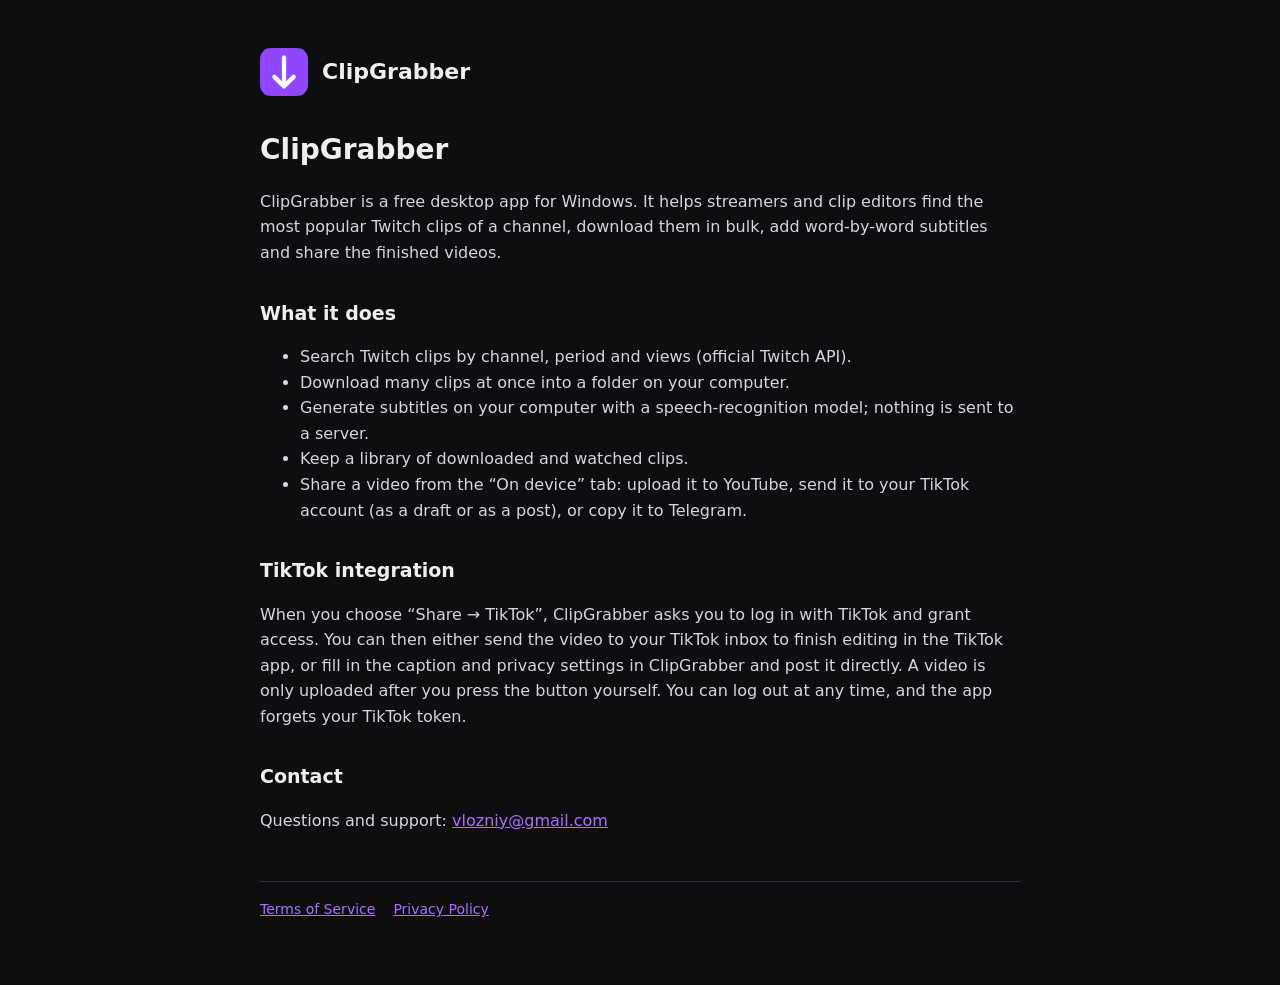
<file: index.html>
<!doctype html>
<html lang="en">
<head>
<meta charset="utf-8">
<meta name="viewport" content="width=device-width, initial-scale=1">
<title>ClipGrabber</title>
<link rel="stylesheet" href="style.css">
</head>
<body>
<main>
<header><img src="icon-1024.png" alt=""><a href="index.html">ClipGrabber</a></header>
<h1>ClipGrabber</h1>
<p>ClipGrabber is a free desktop app for Windows. It helps streamers and clip editors find
the most popular Twitch clips of a channel, download them in bulk, add word-by-word subtitles
and share the finished videos.</p>

<h2>What it does</h2>
<ul>
  <li>Search Twitch clips by channel, period and views (official Twitch API).</li>
  <li>Download many clips at once into a folder on your computer.</li>
  <li>Generate subtitles on your computer with a speech-recognition model; nothing is sent to a server.</li>
  <li>Keep a library of downloaded and watched clips.</li>
  <li>Share a video from the “On device” tab: upload it to YouTube, send it to your TikTok
      account (as a draft or as a post), or copy it to Telegram.</li>
</ul>

<h2>TikTok integration</h2>
<p>When you choose “Share → TikTok”, ClipGrabber asks you to log in with TikTok and grant
access. You can then either send the video to your TikTok inbox to finish editing in the TikTok
app, or fill in the caption and privacy settings in ClipGrabber and post it directly. A video is
only uploaded after you press the button yourself. You can log out at any time, and the app
forgets your TikTok token.</p>

<h2>Contact</h2>
<p>Questions and support: <a href="mailto:vlozniy@gmail.com">vlozniy@gmail.com</a></p>

<nav><a href="terms.html">Terms of Service</a><a href="privacy.html">Privacy Policy</a></nav>
</main>
</body>
</html>
</file>
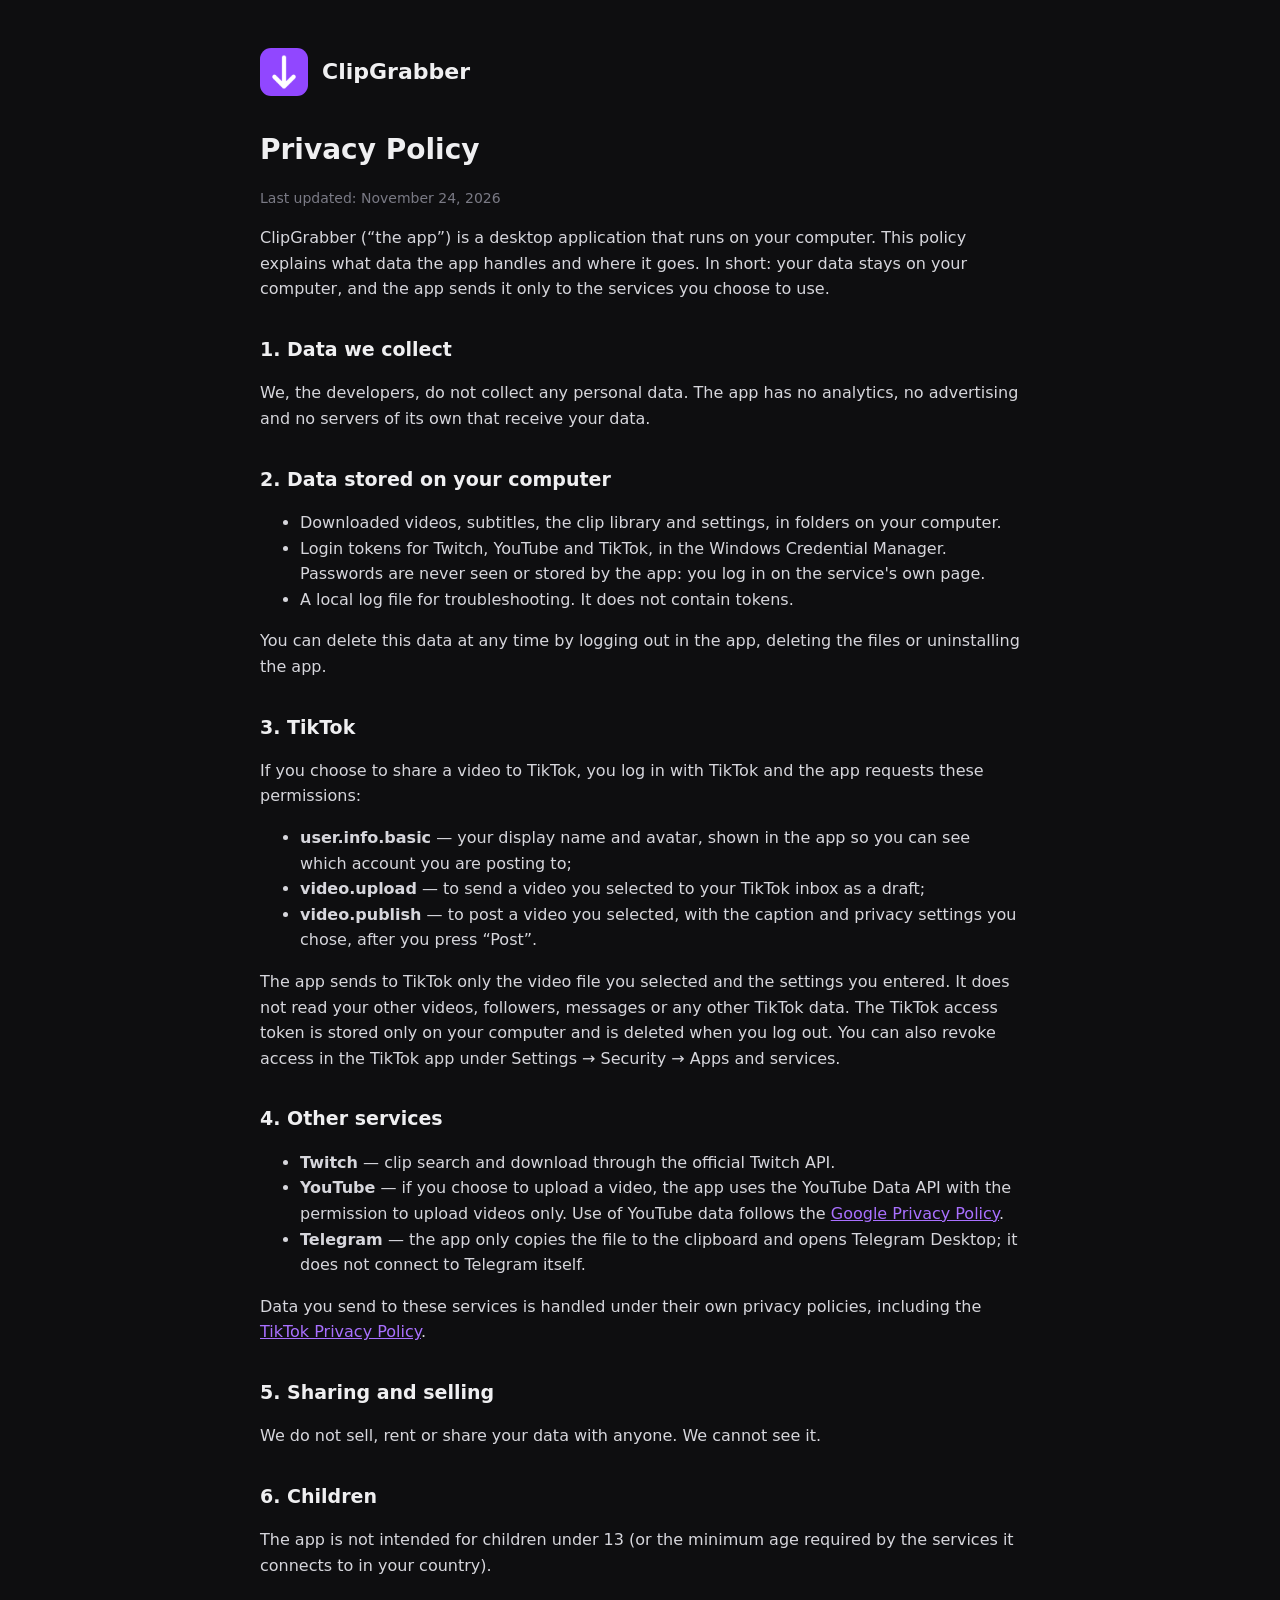
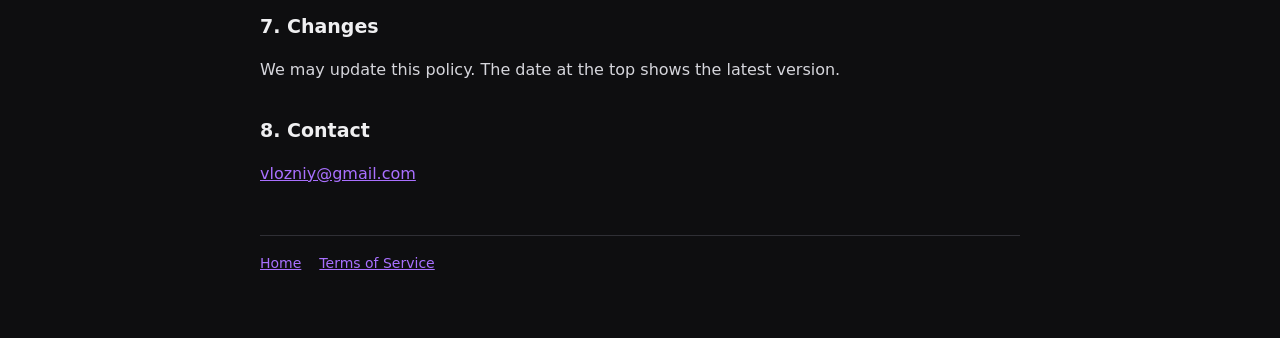
<file: privacy.html>
<!doctype html>
<html lang="en">
<head>
<meta charset="utf-8">
<meta name="viewport" content="width=device-width, initial-scale=1">
<title>Privacy Policy — ClipGrabber</title>
<link rel="stylesheet" href="style.css">
</head>
<body>
<main>
<header><img src="icon-1024.png" alt=""><a href="index.html">ClipGrabber</a></header>
<h1>Privacy Policy</h1>
<p class="muted">Last updated: November 24, 2026</p>

<p>ClipGrabber (“the app”) is a desktop application that runs on your computer. This policy
explains what data the app handles and where it goes. In short: your data stays on your
computer, and the app sends it only to the services you choose to use.</p>

<h2>1. Data we collect</h2>
<p>We, the developers, do not collect any personal data. The app has no analytics, no
advertising and no servers of its own that receive your data.</p>

<h2>2. Data stored on your computer</h2>
<ul>
  <li>Downloaded videos, subtitles, the clip library and settings, in folders on your computer.</li>
  <li>Login tokens for Twitch, YouTube and TikTok, in the Windows Credential Manager. Passwords
      are never seen or stored by the app: you log in on the service's own page.</li>
  <li>A local log file for troubleshooting. It does not contain tokens.</li>
</ul>
<p>You can delete this data at any time by logging out in the app, deleting the files or
uninstalling the app.</p>

<h2>3. TikTok</h2>
<p>If you choose to share a video to TikTok, you log in with TikTok and the app requests these
permissions:</p>
<ul>
  <li><b>user.info.basic</b> — your display name and avatar, shown in the app so you can see
      which account you are posting to;</li>
  <li><b>video.upload</b> — to send a video you selected to your TikTok inbox as a draft;</li>
  <li><b>video.publish</b> — to post a video you selected, with the caption and privacy
      settings you chose, after you press “Post”.</li>
</ul>
<p>The app sends to TikTok only the video file you selected and the settings you entered.
It does not read your other videos, followers, messages or any other TikTok data. The TikTok
access token is stored only on your computer and is deleted when you log out. You can also
revoke access in the TikTok app under Settings → Security → Apps and services.</p>

<h2>4. Other services</h2>
<ul>
  <li><b>Twitch</b> — clip search and download through the official Twitch API.</li>
  <li><b>YouTube</b> — if you choose to upload a video, the app uses the YouTube Data API with
      the permission to upload videos only. Use of YouTube data follows the
      <a href="https://policies.google.com/privacy">Google Privacy Policy</a>.</li>
  <li><b>Telegram</b> — the app only copies the file to the clipboard and opens Telegram
      Desktop; it does not connect to Telegram itself.</li>
</ul>
<p>Data you send to these services is handled under their own privacy policies, including the
<a href="https://www.tiktok.com/legal/privacy-policy">TikTok Privacy Policy</a>.</p>

<h2>5. Sharing and selling</h2>
<p>We do not sell, rent or share your data with anyone. We cannot see it.</p>

<h2>6. Children</h2>
<p>The app is not intended for children under 13 (or the minimum age required by the
services it connects to in your country).</p>

<h2>7. Changes</h2>
<p>We may update this policy. The date at the top shows the latest version.</p>

<h2>8. Contact</h2>
<p><a href="mailto:vlozniy@gmail.com">vlozniy@gmail.com</a></p>

<nav><a href="index.html">Home</a><a href="terms.html">Terms of Service</a></nav>
</main>
</body>
</html>
</file>
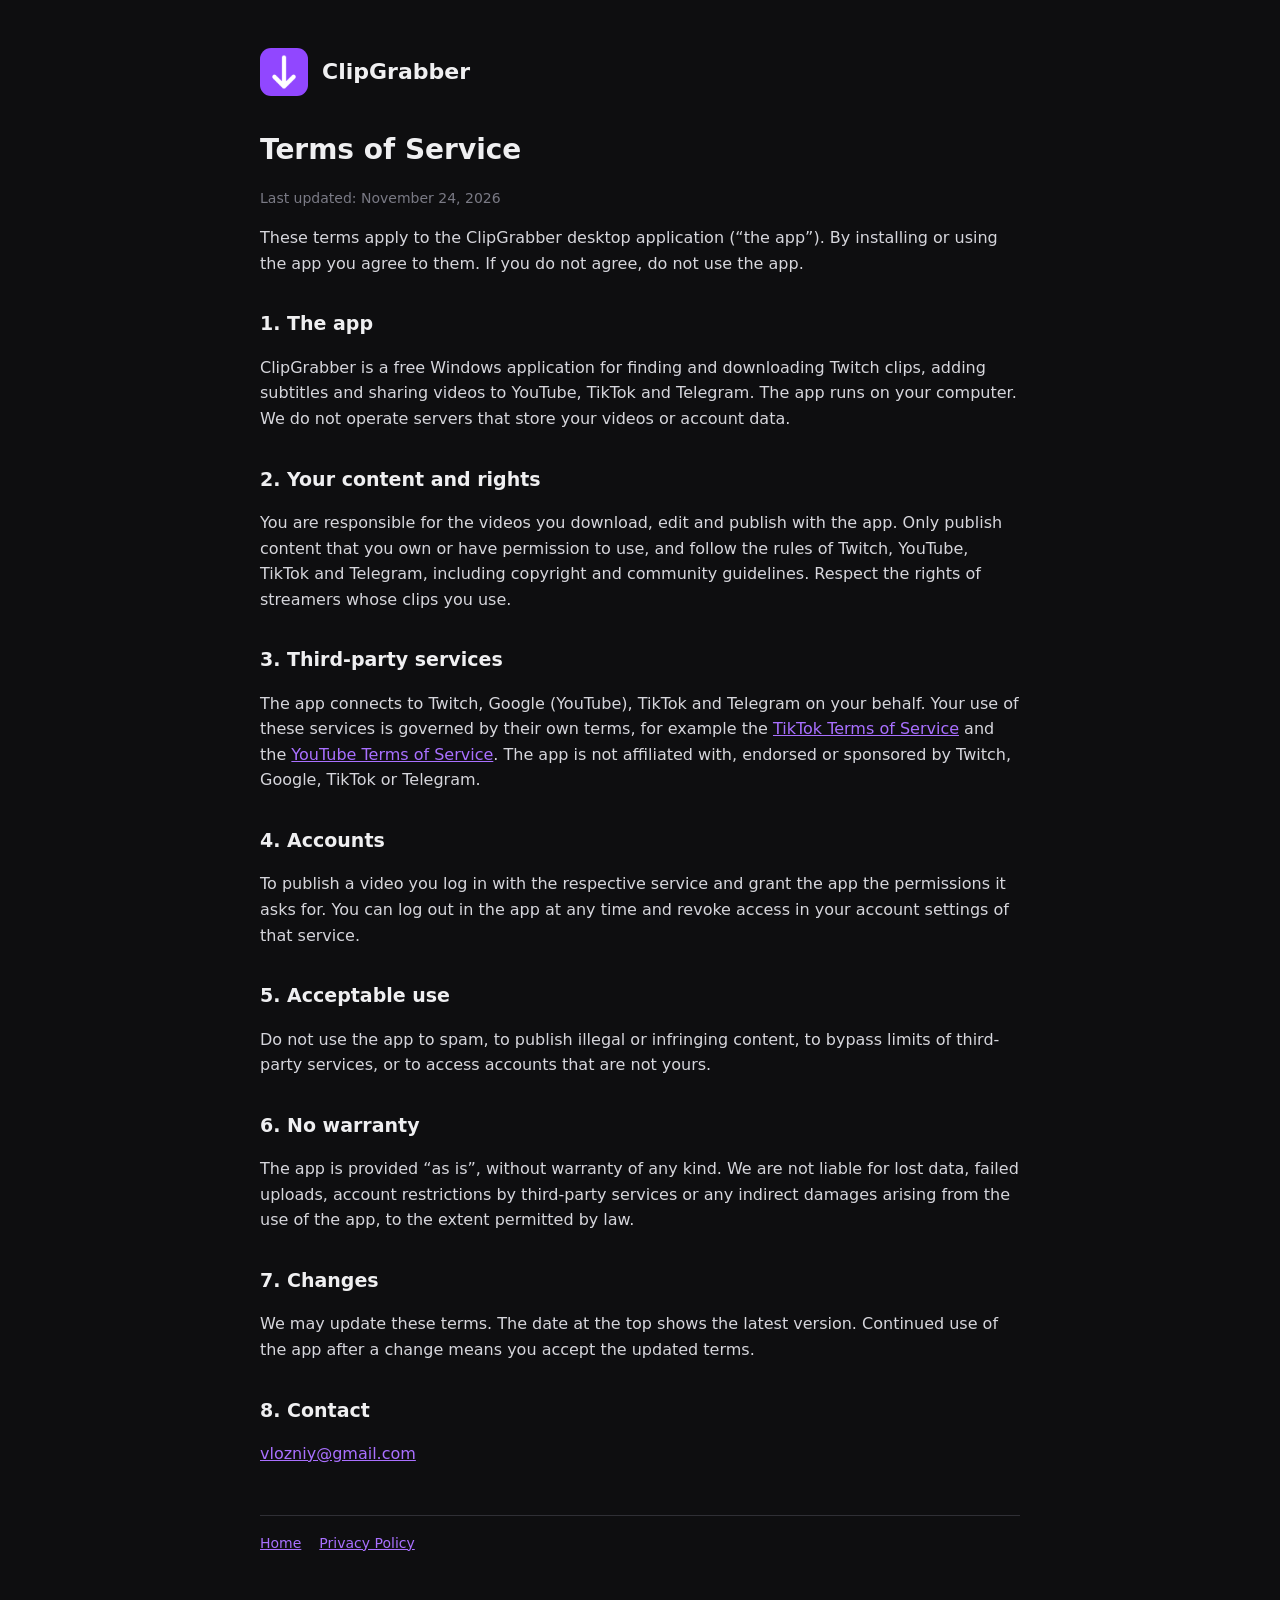
<file: terms.html>
<!doctype html>
<html lang="en">
<head>
<meta charset="utf-8">
<meta name="viewport" content="width=device-width, initial-scale=1">
<title>Terms of Service — ClipGrabber</title>
<link rel="stylesheet" href="style.css">
</head>
<body>
<main>
<header><img src="icon-1024.png" alt=""><a href="index.html">ClipGrabber</a></header>
<h1>Terms of Service</h1>
<p class="muted">Last updated: November 24, 2026</p>

<p>These terms apply to the ClipGrabber desktop application (“the app”). By installing or
using the app you agree to them. If you do not agree, do not use the app.</p>

<h2>1. The app</h2>
<p>ClipGrabber is a free Windows application for finding and downloading Twitch clips, adding
subtitles and sharing videos to YouTube, TikTok and Telegram. The app runs on your computer.
We do not operate servers that store your videos or account data.</p>

<h2>2. Your content and rights</h2>
<p>You are responsible for the videos you download, edit and publish with the app. Only
publish content that you own or have permission to use, and follow the rules of Twitch,
YouTube, TikTok and Telegram, including copyright and community guidelines. Respect the
rights of streamers whose clips you use.</p>

<h2>3. Third-party services</h2>
<p>The app connects to Twitch, Google (YouTube), TikTok and Telegram on your behalf. Your use
of these services is governed by their own terms, for example the
<a href="https://www.tiktok.com/legal/terms-of-service">TikTok Terms of Service</a> and the
<a href="https://www.youtube.com/t/terms">YouTube Terms of Service</a>. The app is not
affiliated with, endorsed or sponsored by Twitch, Google, TikTok or Telegram.</p>

<h2>4. Accounts</h2>
<p>To publish a video you log in with the respective service and grant the app the permissions
it asks for. You can log out in the app at any time and revoke access in your account settings
of that service.</p>

<h2>5. Acceptable use</h2>
<p>Do not use the app to spam, to publish illegal or infringing content, to bypass limits of
third-party services, or to access accounts that are not yours.</p>

<h2>6. No warranty</h2>
<p>The app is provided “as is”, without warranty of any kind. We are not liable for lost data,
failed uploads, account restrictions by third-party services or any indirect damages arising
from the use of the app, to the extent permitted by law.</p>

<h2>7. Changes</h2>
<p>We may update these terms. The date at the top shows the latest version. Continued use of
the app after a change means you accept the updated terms.</p>

<h2>8. Contact</h2>
<p><a href="mailto:vlozniy@gmail.com">vlozniy@gmail.com</a></p>

<nav><a href="index.html">Home</a><a href="privacy.html">Privacy Policy</a></nav>
</main>
</body>
</html>
</file>
<file: style.css>
body {
  margin: 0; background: #0e0e10; color: #efeff1;
  font: 16px/1.6 "Segoe UI", Inter, system-ui, sans-serif;
}
main { max-width: 760px; margin: 0 auto; padding: 48px 24px 64px; }
header { display: flex; align-items: center; gap: 14px; margin-bottom: 32px; }
header img { width: 48px; height: 48px; border-radius: 11px; }
header a { color: #efeff1; text-decoration: none; font-size: 22px; font-weight: 600; }
h1 { font-size: 28px; margin: 0 0 8px; }
h2 { font-size: 19px; margin: 32px 0 8px; }
p, li { color: #d6d6dc; }
a { color: #a970ff; }
.muted { color: #7a7a85; font-size: 14px; }
nav { margin-top: 48px; padding-top: 16px; border-top: 1px solid #2f2f35; font-size: 14px; }
nav a { margin-right: 18px; }
</file>
